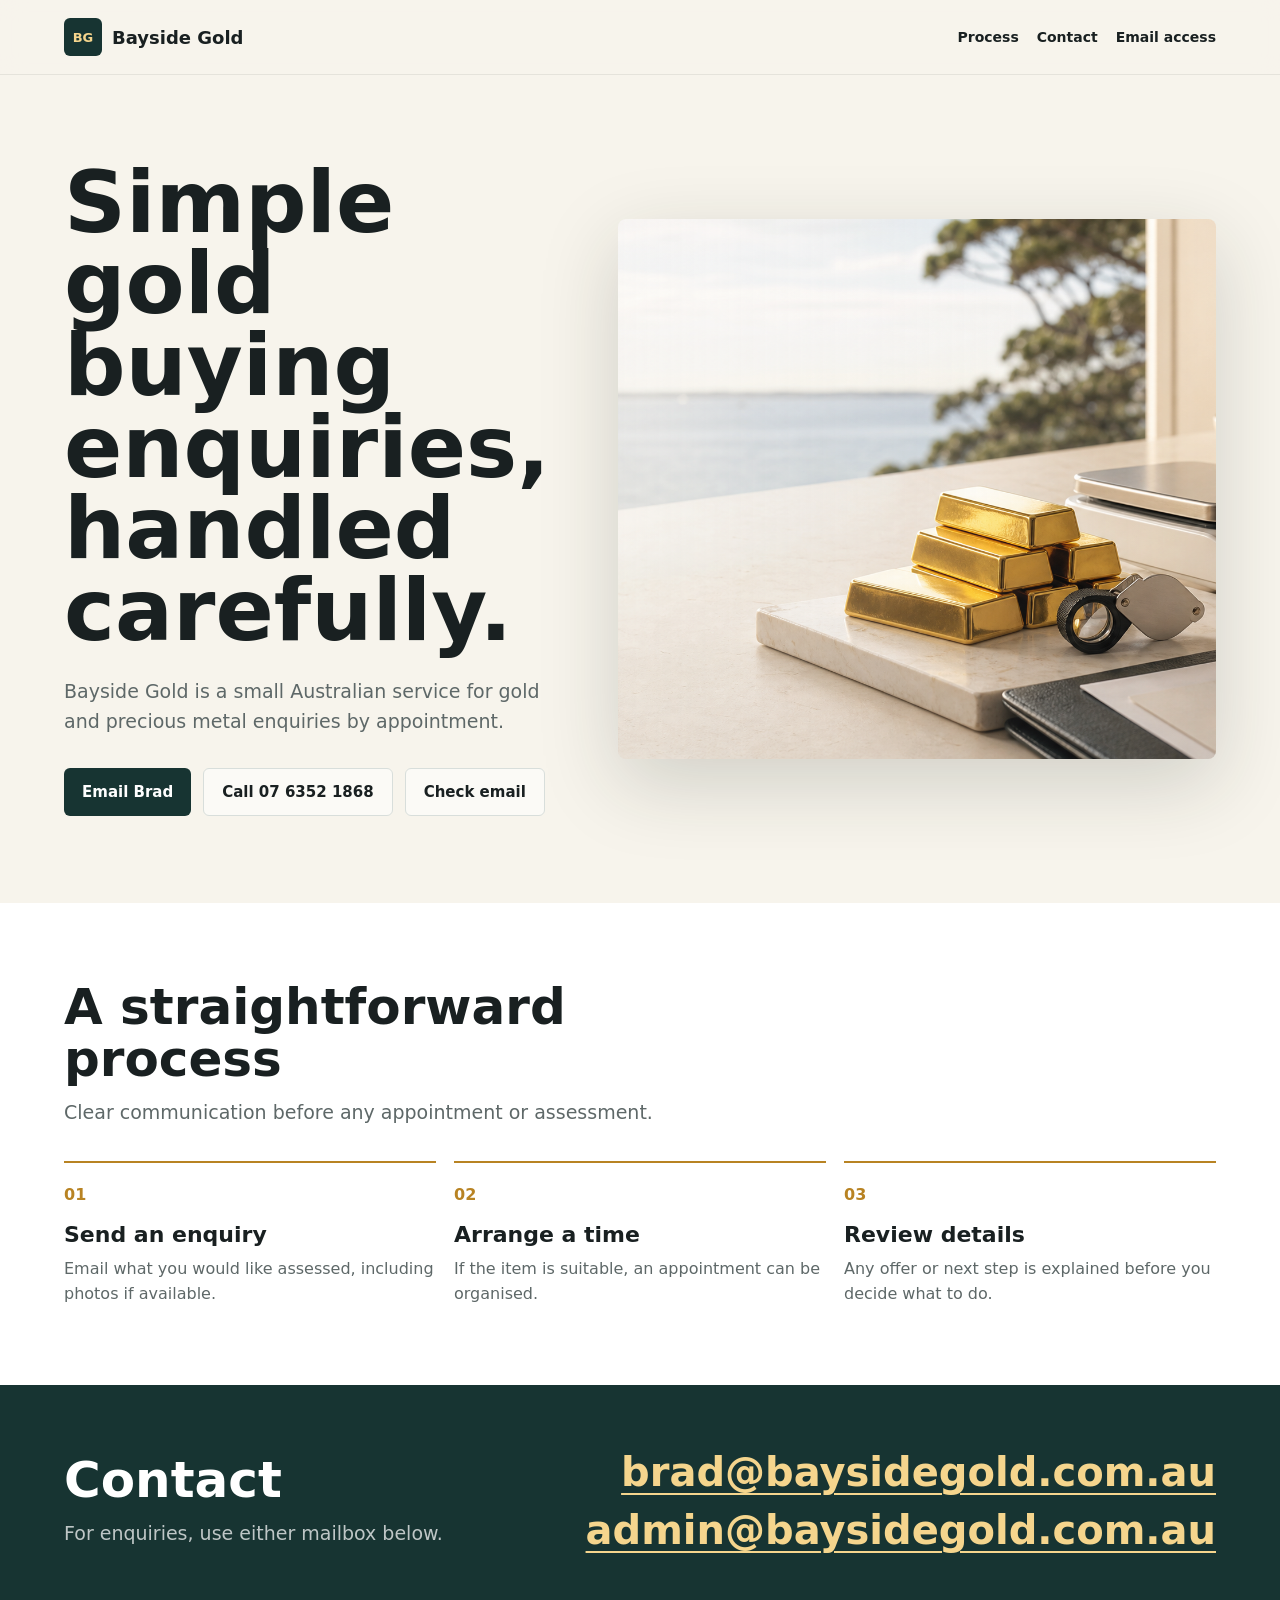
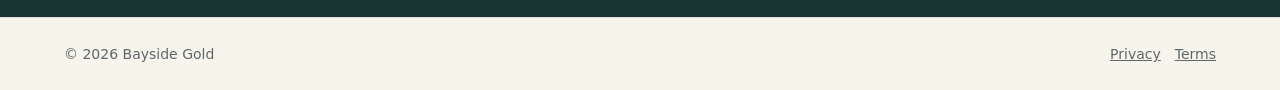
<file: index.html>
<!doctype html>
<html lang="en-AU">
  <head>
    <meta charset="utf-8">
    <meta name="viewport" content="width=device-width, initial-scale=1">
    <title>Bayside Gold | Gold Buying Enquiries</title>
    <meta name="description" content="Bayside Gold handles simple gold and precious metal buying enquiries by appointment.">
    <link rel="canonical" href="https://baysidegold.com.au/">
    <link rel="preload" href="assets/hero-gold.png" as="image">
    <link rel="stylesheet" href="styles.css">
  </head>
  <body>
    <header class="site-header">
      <a class="brand" href="index.html" aria-label="Bayside Gold home">
        <span class="brand-mark">BG</span>
        <span>Bayside Gold</span>
      </a>
      <nav aria-label="Main navigation">
        <a href="#process">Process</a>
        <a href="#contact">Contact</a>
        <a href="mail.html">Email access</a>
      </nav>
    </header>

    <main>
      <section class="hero">
        <div class="hero-copy">
          <h1>Simple gold buying enquiries, handled carefully.</h1>
          <p>Bayside Gold is a small Australian service for gold and precious metal enquiries by appointment.</p>
          <div class="hero-actions">
            <a class="button primary" href="mailto:brad@baysidegold.com.au?subject=Bayside%20Gold%20enquiry">Email Brad</a>
            <a class="button secondary" href="tel:+617635218868">Call 07 6352 1868</a>
            <a class="button secondary" href="mail.html">Check email</a>
          </div>
        </div>
        <div class="hero-image" role="img" aria-label="Gold bars and a scale on a clean coastal workbench"></div>
      </section>

      <section class="section" id="process">
        <div class="section-heading">
          <h2>A straightforward process</h2>
          <p>Clear communication before any appointment or assessment.</p>
        </div>
        <div class="steps">
          <article>
            <span>01</span>
            <h3>Send an enquiry</h3>
            <p>Email what you would like assessed, including photos if available.</p>
          </article>
          <article>
            <span>02</span>
            <h3>Arrange a time</h3>
            <p>If the item is suitable, an appointment can be organised.</p>
          </article>
          <article>
            <span>03</span>
            <h3>Review details</h3>
            <p>Any offer or next step is explained before you decide what to do.</p>
          </article>
        </div>
      </section>

      <section class="contact-band" id="contact">
        <div>
          <h2>Contact</h2>
          <p>For enquiries, use either mailbox below.</p>
        </div>
        <div class="contact-links" aria-label="Bayside Gold email addresses">
          <a class="contact-link" href="mailto:brad@baysidegold.com.au?subject=Bayside%20Gold%20enquiry">brad@baysidegold.com.au</a>
          <a class="contact-link" href="mailto:admin@baysidegold.com.au?subject=Bayside%20Gold%20enquiry">admin@baysidegold.com.au</a>
        </div>
      </section>
    </main>

    <footer>
      <span>&copy; 2026 Bayside Gold</span>
      <span>
        <a href="privacy.html">Privacy</a>
        <a href="terms.html">Terms</a>
      </span>
    </footer>
  </body>
</html>
</file>
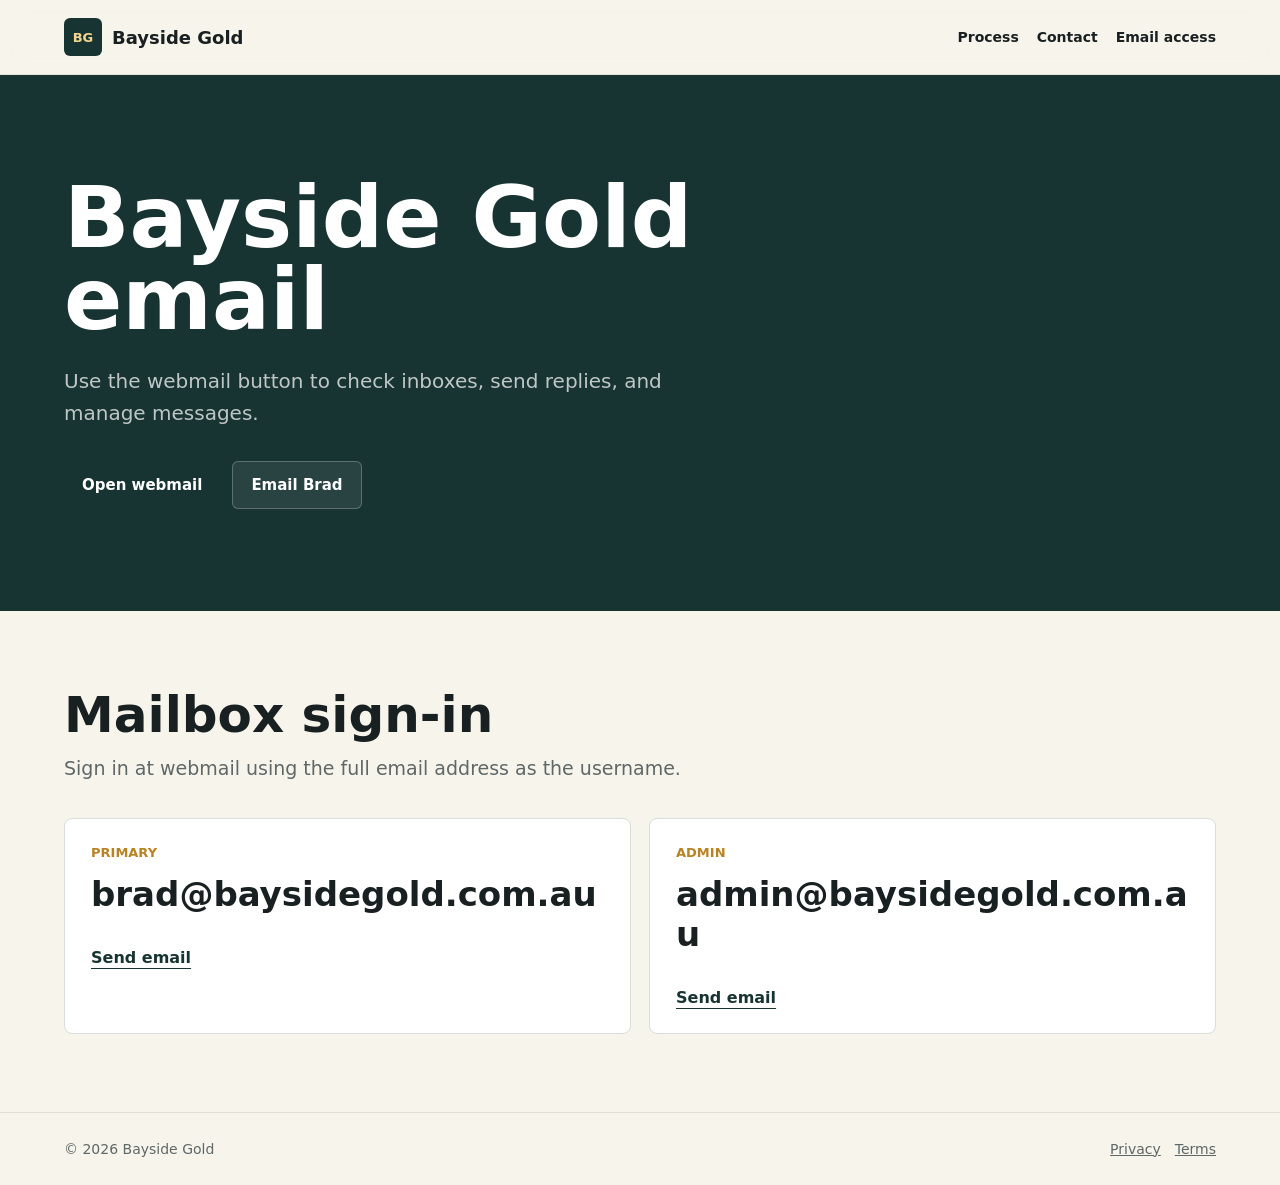
<file: mail.html>
<!doctype html>
<html lang="en-AU">
  <head>
    <meta charset="utf-8">
    <meta name="viewport" content="width=device-width, initial-scale=1">
    <title>Email Access | Bayside Gold</title>
    <meta name="description" content="Bayside Gold email access and mailbox details.">
    <link rel="canonical" href="https://baysidegold.com.au/mail.html">
    <link rel="stylesheet" href="styles.css">
  </head>
  <body>
    <header class="site-header">
      <a class="brand" href="index.html" aria-label="Bayside Gold home">
        <span class="brand-mark">BG</span>
        <span>Bayside Gold</span>
      </a>
      <nav aria-label="Main navigation">
        <a href="index.html#process">Process</a>
        <a href="index.html#contact">Contact</a>
        <a href="mail.html">Email access</a>
      </nav>
    </header>

    <main class="mail-page">
      <section class="mail-hero">
        <div>
          <h1>Bayside Gold email</h1>
          <p>Use the webmail button to check inboxes, send replies, and manage messages.</p>
          <div class="hero-actions">
            <a class="button primary" href="https://ventraip.email/" target="_blank" rel="noopener">Open webmail</a>
            <a class="button secondary" href="mailto:brad@baysidegold.com.au?subject=Bayside%20Gold%20enquiry">Email Brad</a>
          </div>
        </div>
      </section>

      <section class="section mail-section">
        <div class="section-heading">
          <h2>Mailbox sign-in</h2>
          <p>Sign in at webmail using the full email address as the username.</p>
        </div>
        <div class="mailboxes">
          <article>
            <span>Primary</span>
            <h3>brad@baysidegold.com.au</h3>
            <a href="mailto:brad@baysidegold.com.au?subject=Bayside%20Gold%20enquiry">Send email</a>
          </article>
          <article>
            <span>Admin</span>
            <h3>admin@baysidegold.com.au</h3>
            <a href="mailto:admin@baysidegold.com.au?subject=Bayside%20Gold%20enquiry">Send email</a>
          </article>
        </div>
      </section>
    </main>

    <footer>
      <span>&copy; 2026 Bayside Gold</span>
      <span>
        <a href="privacy.html">Privacy</a>
        <a href="terms.html">Terms</a>
      </span>
    </footer>
  </body>
</html>
</file>
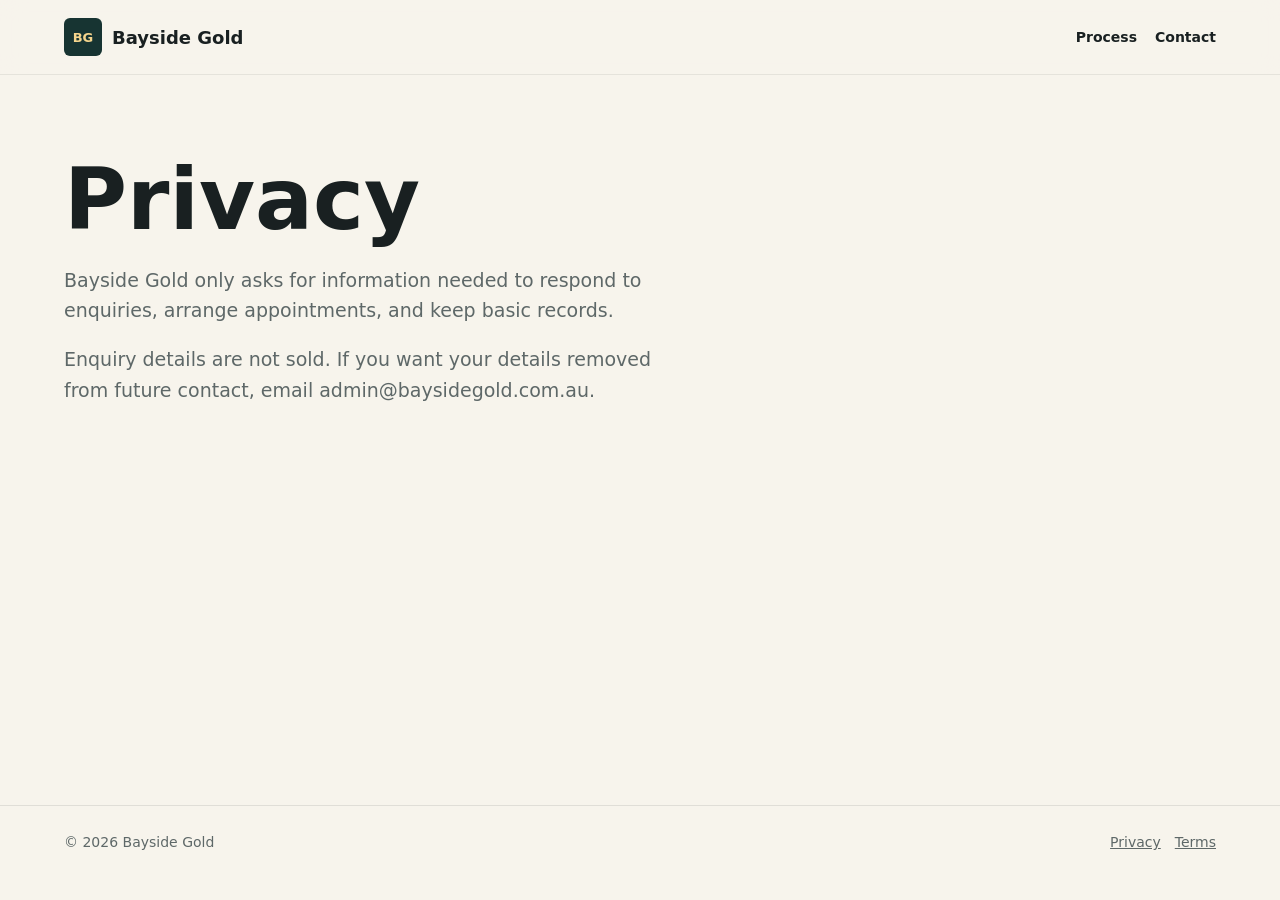
<file: privacy.html>
<!doctype html>
<html lang="en-AU">
  <head>
    <meta charset="utf-8">
    <meta name="viewport" content="width=device-width, initial-scale=1">
    <title>Privacy | Bayside Gold</title>
    <meta name="description" content="Bayside Gold privacy information.">
    <link rel="canonical" href="https://baysidegold.com.au/privacy.html">
    <link rel="stylesheet" href="styles.css">
  </head>
  <body>
    <header class="site-header">
      <a class="brand" href="index.html"><span class="brand-mark">BG</span><span>Bayside Gold</span></a>
      <nav aria-label="Main navigation">
        <a href="index.html#process">Process</a>
        <a href="index.html#contact">Contact</a>
      </nav>
    </header>
    <main class="legal-page">
      <h1>Privacy</h1>
      <p>Bayside Gold only asks for information needed to respond to enquiries, arrange appointments, and keep basic records.</p>
      <p>Enquiry details are not sold. If you want your details removed from future contact, email admin@baysidegold.com.au.</p>
    </main>
    <footer>
      <span>&copy; 2026 Bayside Gold</span>
      <span><a href="privacy.html">Privacy</a><a href="terms.html">Terms</a></span>
    </footer>
  </body>
</html>
</file>
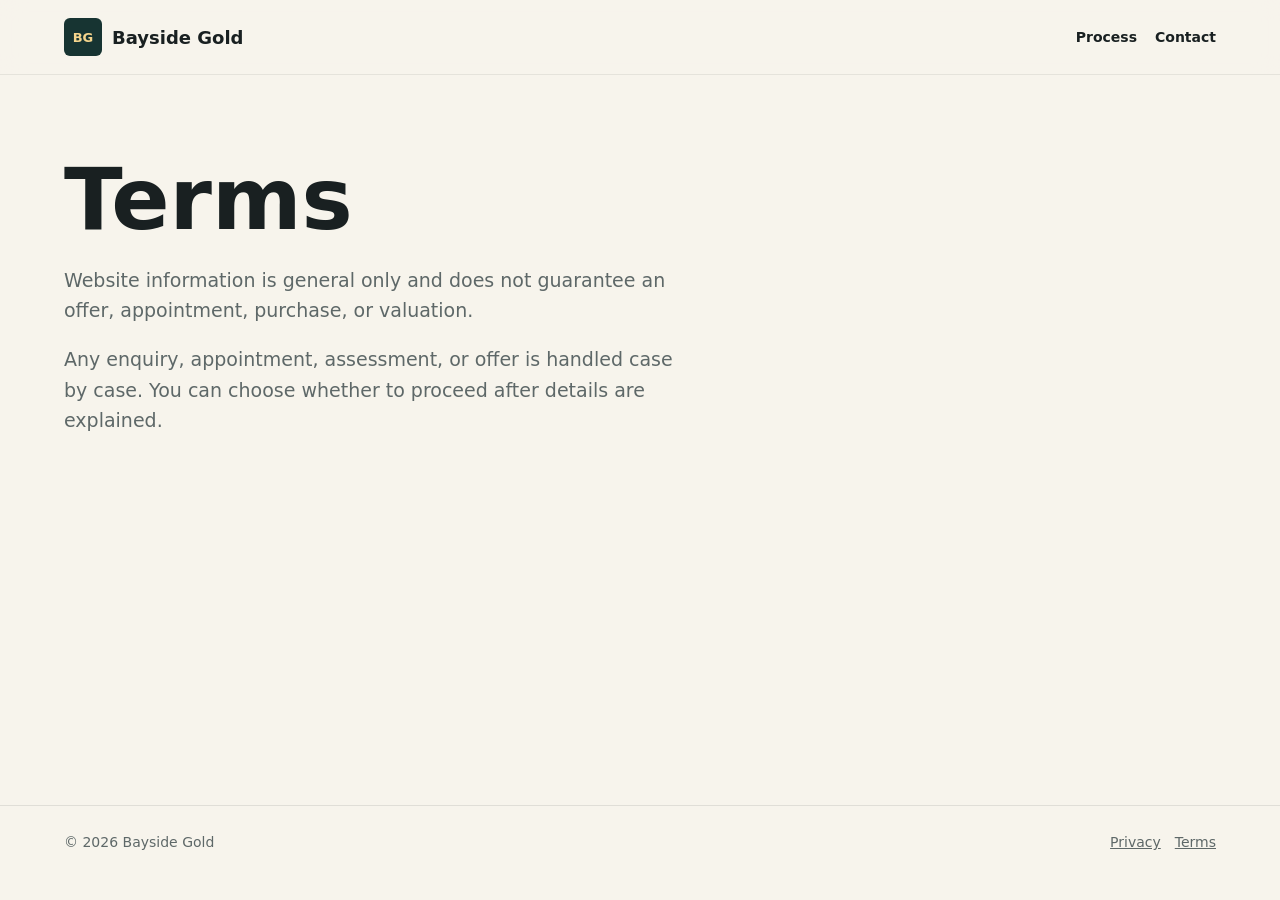
<file: terms.html>
<!doctype html>
<html lang="en-AU">
  <head>
    <meta charset="utf-8">
    <meta name="viewport" content="width=device-width, initial-scale=1">
    <title>Terms | Bayside Gold</title>
    <meta name="description" content="Bayside Gold terms and enquiry information.">
    <link rel="canonical" href="https://baysidegold.com.au/terms.html">
    <link rel="stylesheet" href="styles.css">
  </head>
  <body>
    <header class="site-header">
      <a class="brand" href="index.html"><span class="brand-mark">BG</span><span>Bayside Gold</span></a>
      <nav aria-label="Main navigation">
        <a href="index.html#process">Process</a>
        <a href="index.html#contact">Contact</a>
      </nav>
    </header>
    <main class="legal-page">
      <h1>Terms</h1>
      <p>Website information is general only and does not guarantee an offer, appointment, purchase, or valuation.</p>
      <p>Any enquiry, appointment, assessment, or offer is handled case by case. You can choose whether to proceed after details are explained.</p>
    </main>
    <footer>
      <span>&copy; 2026 Bayside Gold</span>
      <span><a href="privacy.html">Privacy</a><a href="terms.html">Terms</a></span>
    </footer>
  </body>
</html>
</file>
<file: styles.css>
:root {
  color-scheme: light;
  --ink: #192021;
  --muted: #5e6868;
  --line: #d8dedb;
  --paper: #f7f4ec;
  --white: #ffffff;
  --gold: #b88323;
  --deep: #173432;
}

* {
  box-sizing: border-box;
}

body {
  margin: 0;
  font-family: Inter, ui-sans-serif, system-ui, -apple-system, BlinkMacSystemFont, "Segoe UI", sans-serif;
  color: var(--ink);
  background: var(--paper);
}

a {
  color: inherit;
}

.site-header {
  min-height: 72px;
  display: flex;
  align-items: center;
  justify-content: space-between;
  gap: 24px;
  padding: 18px clamp(20px, 5vw, 72px);
  background: rgba(247, 244, 236, 0.92);
  border-bottom: 1px solid rgba(25, 32, 33, 0.08);
  position: sticky;
  top: 0;
  z-index: 10;
  backdrop-filter: blur(12px);
}

.brand {
  display: inline-flex;
  align-items: center;
  gap: 10px;
  text-decoration: none;
  font-weight: 800;
  font-size: 18px;
}

.brand-mark {
  width: 38px;
  height: 38px;
  display: grid;
  place-items: center;
  border-radius: 6px;
  background: var(--deep);
  color: #f5d58d;
  font-size: 13px;
  letter-spacing: 0;
}

nav {
  display: flex;
  gap: 18px;
  font-size: 14px;
  font-weight: 700;
}

nav a {
  text-decoration: none;
}

.hero {
  display: grid;
  grid-template-columns: minmax(0, 0.9fr) minmax(320px, 1.1fr);
  min-height: calc(100vh - 72px);
  padding: clamp(28px, 5vw, 72px);
  gap: clamp(28px, 5vw, 64px);
  align-items: center;
}

.hero-copy {
  max-width: 640px;
}

h1,
h2,
h3,
p {
  margin-top: 0;
}

h1 {
  font-size: clamp(44px, 7vw, 86px);
  line-height: 0.95;
  margin-bottom: 24px;
  letter-spacing: 0;
}

.hero p,
.section-heading p,
.contact-band p,
.legal-page p {
  color: var(--muted);
  font-size: 19px;
  line-height: 1.6;
}

.hero-actions {
  display: flex;
  flex-wrap: wrap;
  gap: 12px;
  margin-top: 32px;
}

.button {
  display: inline-flex;
  align-items: center;
  justify-content: center;
  min-height: 48px;
  border-radius: 6px;
  padding: 0 18px;
  font-size: 15px;
  font-weight: 800;
  text-decoration: none;
  transition: transform 150ms ease, box-shadow 150ms ease, border-color 150ms ease;
}

.button:hover,
.button:focus-visible {
  transform: translateY(-1px);
  box-shadow: 0 10px 24px rgba(23, 52, 50, 0.16);
}

.primary {
  background: var(--deep);
  color: var(--white);
}

.secondary {
  border: 1px solid var(--line);
  background: rgba(255, 255, 255, 0.56);
}

.hero-image {
  min-height: 540px;
  border-radius: 8px;
  background-color: #d7b56b;
  background-image:
    linear-gradient(90deg, rgba(247, 244, 236, 0.2), rgba(247, 244, 236, 0)),
    url("assets/hero-gold.png");
  background-size: cover;
  background-position: center;
  box-shadow: 0 24px 80px rgba(36, 40, 30, 0.18);
}

.section {
  padding: 78px clamp(20px, 5vw, 72px);
  background: var(--white);
}

.section-heading {
  max-width: 700px;
  margin-bottom: 34px;
}

h2 {
  font-size: clamp(30px, 4vw, 50px);
  line-height: 1.04;
  margin-bottom: 12px;
  letter-spacing: 0;
}

.steps {
  display: grid;
  grid-template-columns: repeat(3, minmax(0, 1fr));
  gap: 18px;
}

.steps article {
  border-top: 2px solid var(--gold);
  padding: 22px 0 0;
}

.steps span {
  display: block;
  color: var(--gold);
  font-weight: 900;
  margin-bottom: 18px;
}

.steps h3 {
  font-size: 22px;
  margin-bottom: 10px;
}

.steps p {
  color: var(--muted);
  line-height: 1.55;
  margin-bottom: 0;
}

.contact-band {
  display: flex;
  align-items: center;
  justify-content: space-between;
  gap: 28px;
  padding: 64px clamp(20px, 5vw, 72px);
  background: var(--deep);
  color: var(--white);
}

.contact-band p {
  color: rgba(255, 255, 255, 0.72);
  margin-bottom: 0;
}

.contact-links {
  display: grid;
  gap: 12px;
  justify-items: end;
}

.contact-link {
  color: #f5d58d;
  font-size: clamp(20px, 4vw, 40px);
  font-weight: 900;
  text-decoration-thickness: 2px;
  text-underline-offset: 7px;
  overflow-wrap: anywhere;
}

.mail-page {
  min-height: calc(100vh - 72px);
}

.mail-hero {
  display: grid;
  align-items: center;
  min-height: 56vh;
  padding: clamp(48px, 8vw, 110px) clamp(20px, 5vw, 72px);
  background: var(--deep);
  color: var(--white);
}

.mail-hero > div {
  max-width: 820px;
}

.mail-hero p {
  max-width: 620px;
  color: rgba(255, 255, 255, 0.72);
  font-size: 20px;
  line-height: 1.6;
}

.mail-hero .secondary {
  color: var(--white);
  border-color: rgba(255, 255, 255, 0.24);
  background: rgba(255, 255, 255, 0.08);
}

.mail-section {
  background: var(--paper);
}

.mailboxes {
  display: grid;
  grid-template-columns: repeat(2, minmax(0, 1fr));
  gap: 18px;
}

.mailboxes article {
  padding: 26px;
  border: 1px solid var(--line);
  border-radius: 8px;
  background: var(--white);
}

.mailboxes span {
  display: block;
  color: var(--gold);
  font-size: 13px;
  font-weight: 900;
  margin-bottom: 14px;
  text-transform: uppercase;
}

.mailboxes h3 {
  font-size: clamp(22px, 3vw, 34px);
  overflow-wrap: anywhere;
}

.mailboxes a {
  color: var(--deep);
  font-weight: 900;
  text-underline-offset: 5px;
}

.legal-page {
  max-width: 760px;
  min-height: calc(100vh - 170px);
  padding: 84px clamp(20px, 5vw, 72px);
}

footer {
  display: flex;
  align-items: center;
  justify-content: space-between;
  gap: 18px;
  padding: 28px clamp(20px, 5vw, 72px);
  border-top: 1px solid rgba(25, 32, 33, 0.1);
  color: var(--muted);
  font-size: 14px;
}

footer span:last-child {
  display: flex;
  gap: 14px;
}

@media (max-width: 820px) {
  .site-header {
    align-items: flex-start;
    flex-direction: column;
  }

  .hero {
    grid-template-columns: 1fr;
    min-height: auto;
  }

  .hero-image {
    min-height: 320px;
    order: -1;
  }

  .steps {
    grid-template-columns: 1fr;
  }

  .contact-band,
  footer {
    align-items: flex-start;
    flex-direction: column;
  }

  .contact-links {
    justify-items: start;
  }

  .mailboxes {
    grid-template-columns: 1fr;
  }
}
</file>
